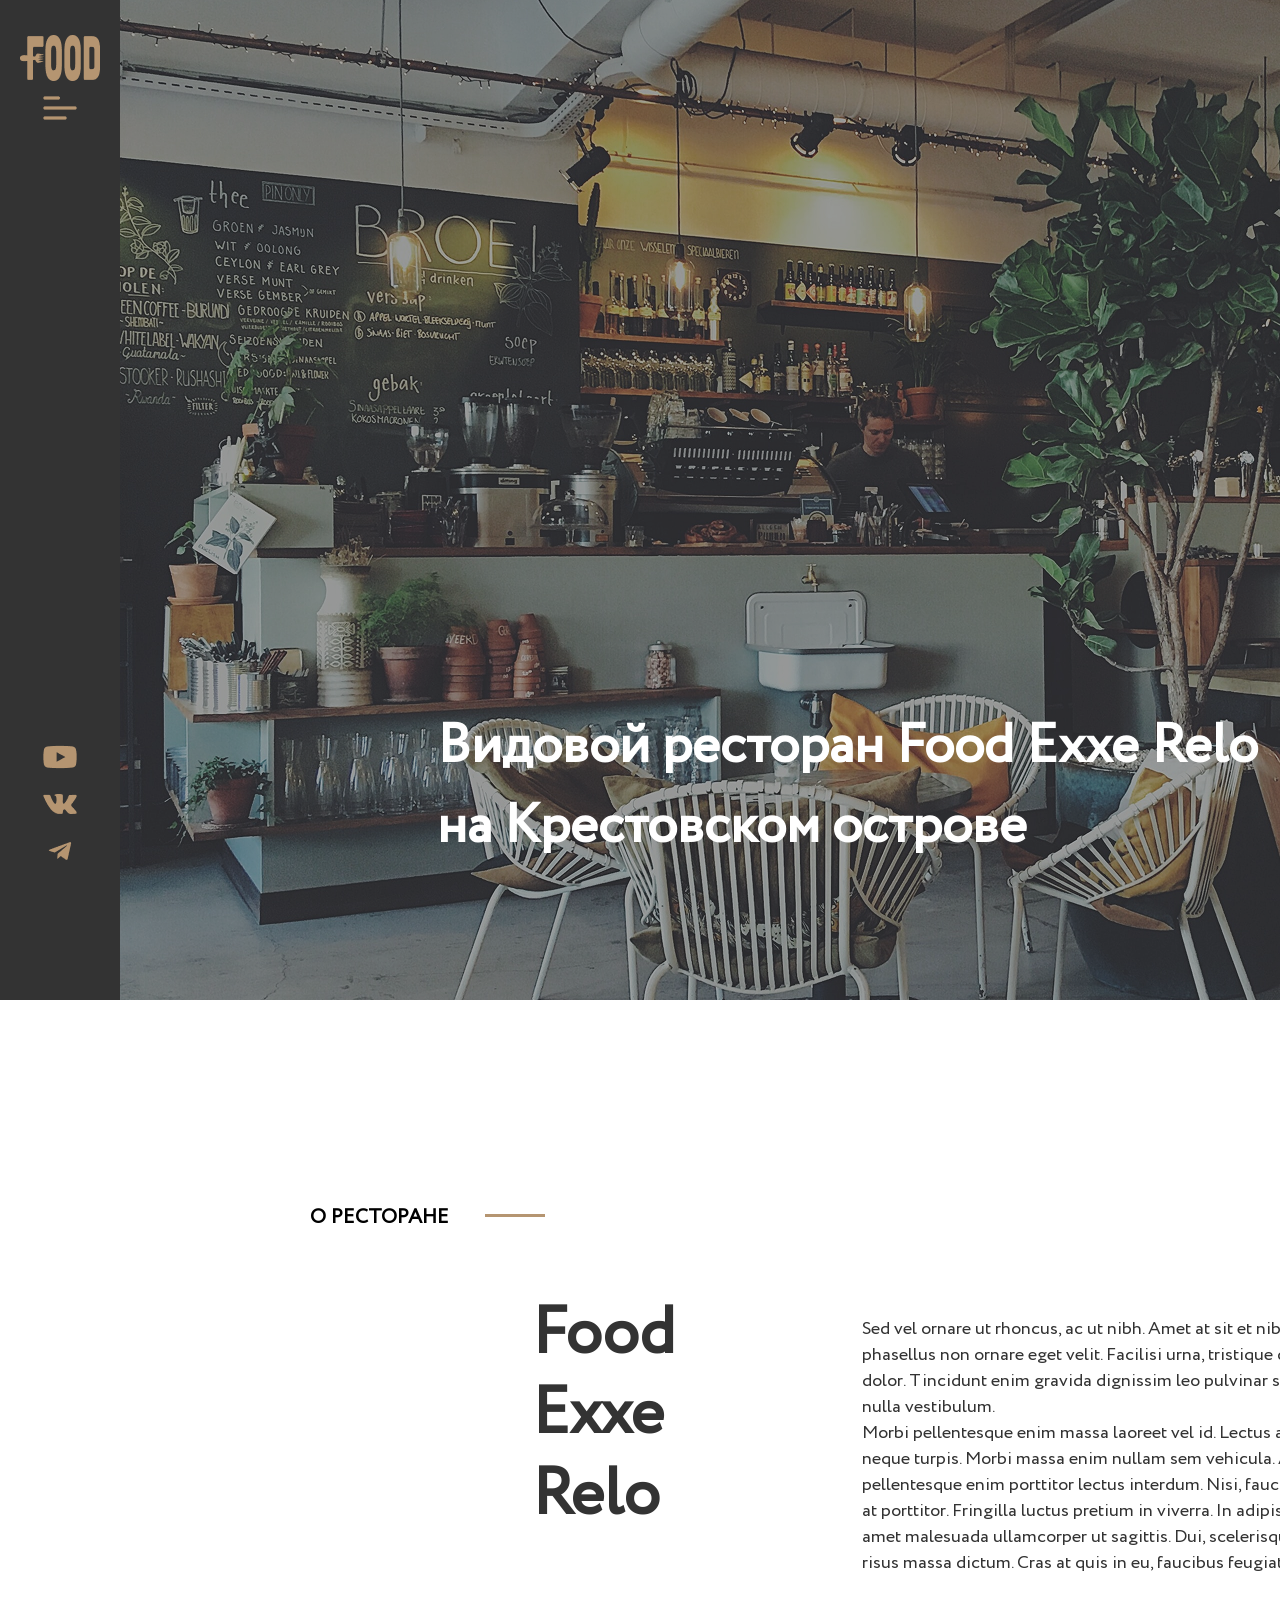
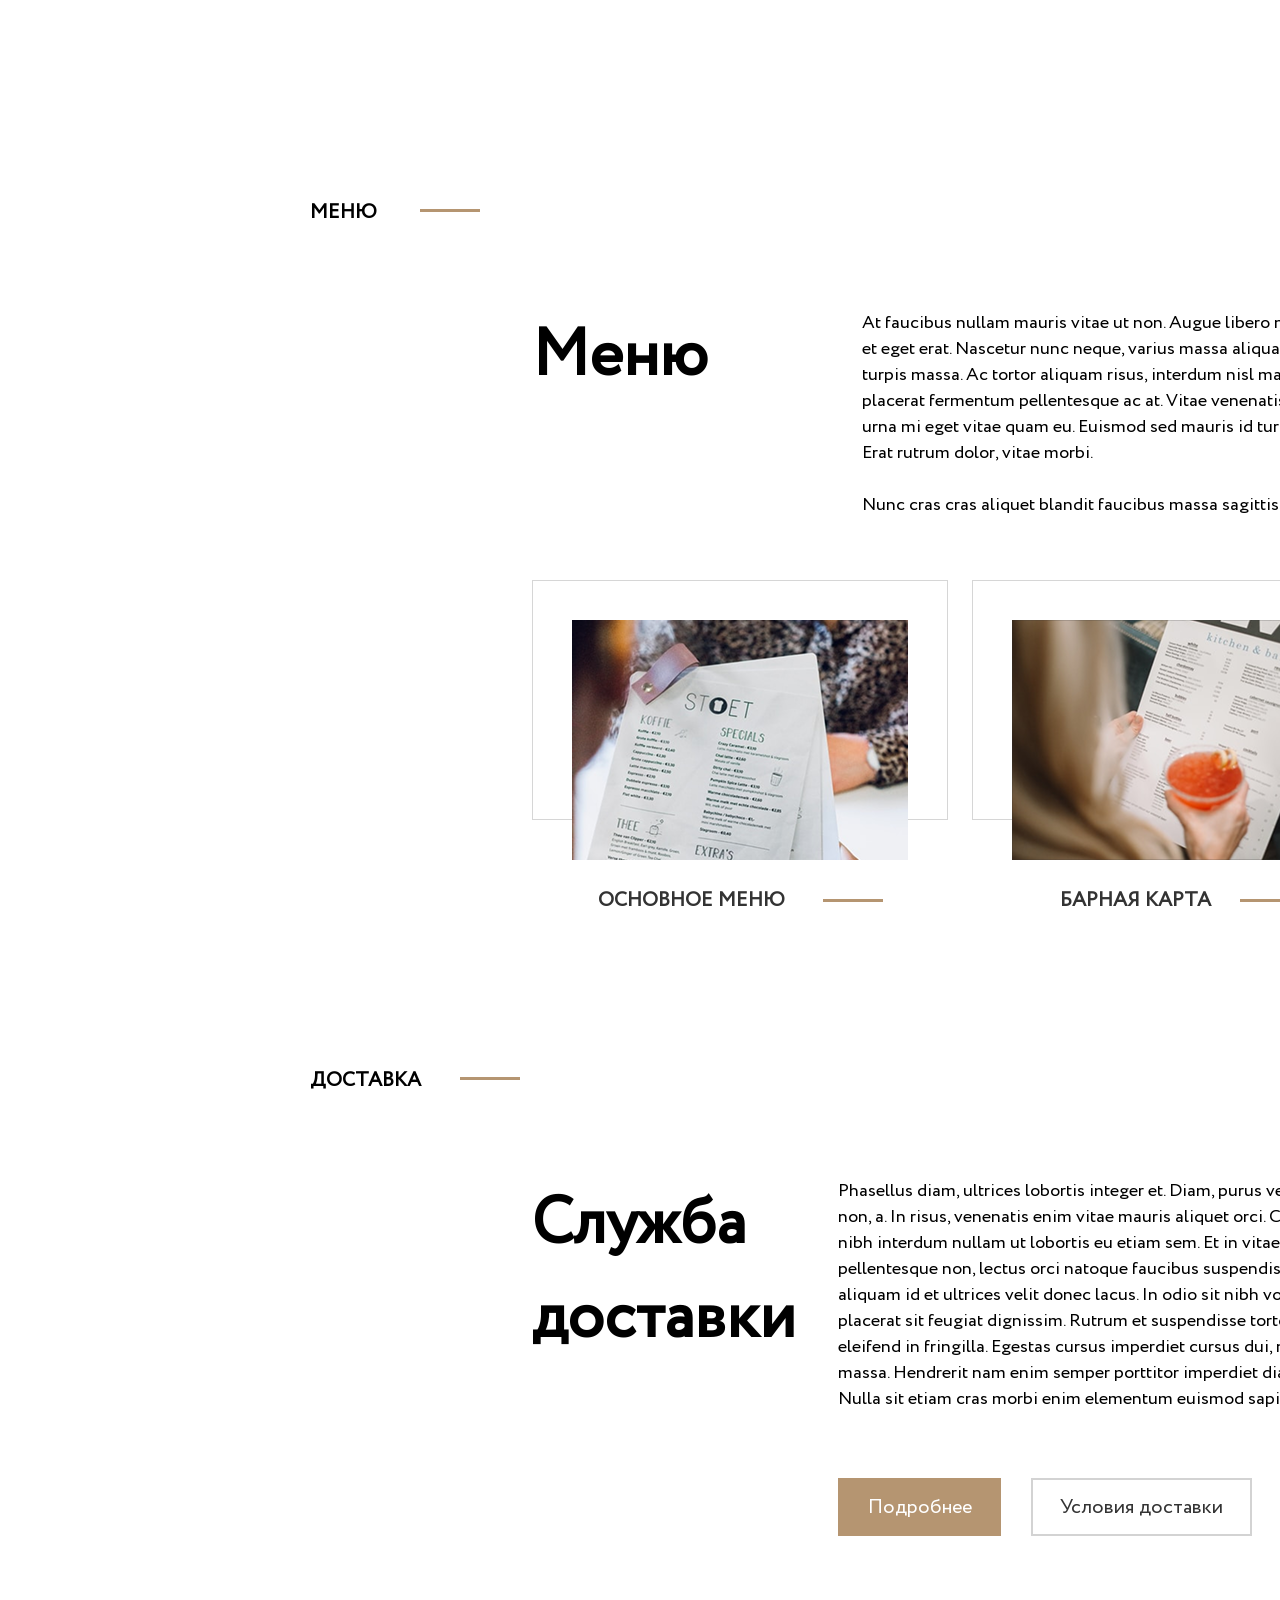
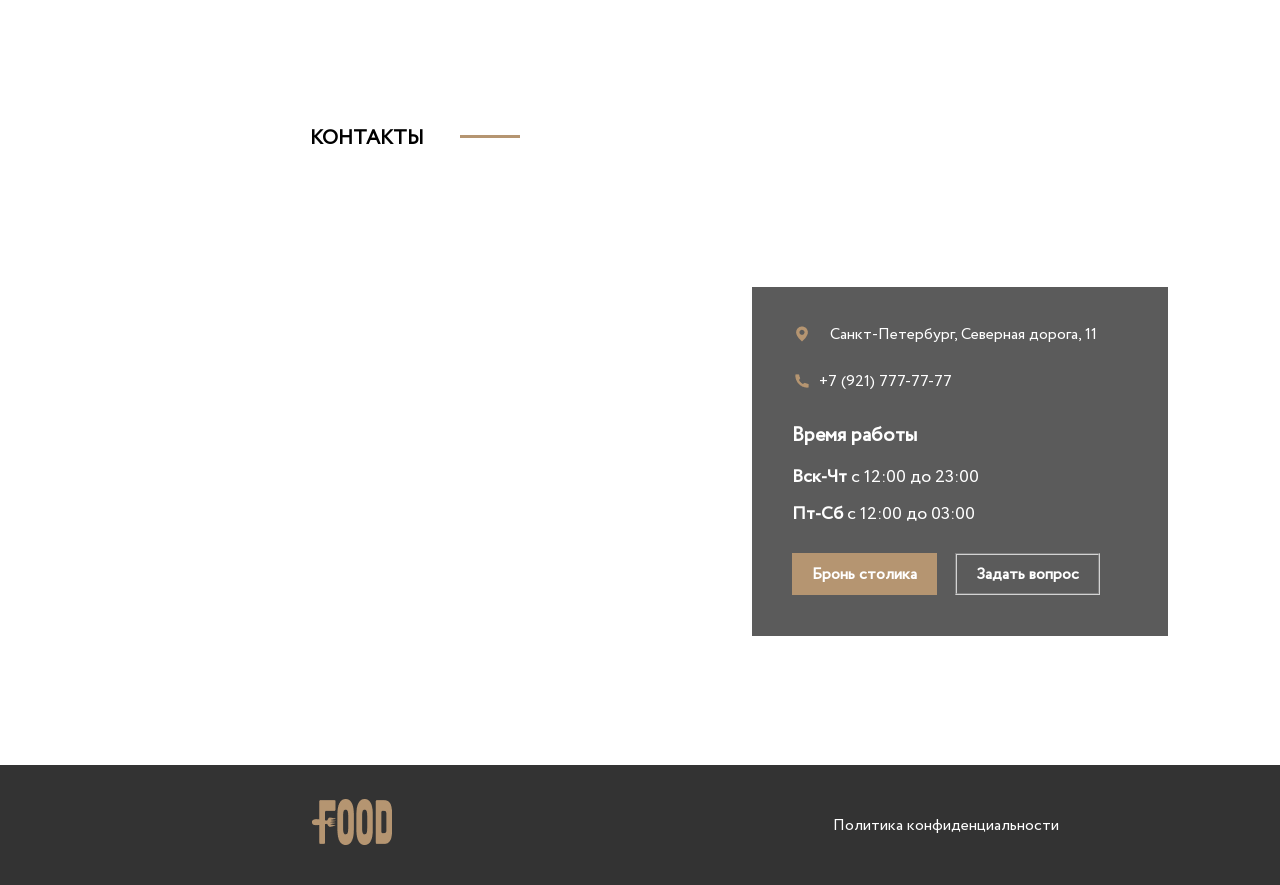
<file: index.html>
<!DOCTYPE html>
<html lang="en">
<head>
    <meta charset="UTF-8">
    <meta name="viewport" content="width=device-width, initial-scale=1.0">
    <title>Document</title> <link rel="stylesheet" href="style.css">
</head>
<body>
    <div class="left_menu">        
        <div class="menu_logo">
            <a href=""><img src="./logo.png" alt=""></a>
            <a href="./menu.html"><img src="./gg_menu-left.png" alt=""></a>
        </div>
        <div class="menu_btns">           
                <a href=""><img src="./soc-icons.png" alt=""></a>
                <a href=""><img src="./soc-icons-1.png" alt=""></a>
                <a href=""><img src="./soc-icons-2.png" alt=""></a>           
        </div>
        <img src="./Rectangle 31.png" alt="">      
    </div>
    <div class="page1">
        <div class="nav">
            <div class="header">
                <a href="">Меню</a>
                <a href="./delivery.html">Доставка</a>
                <a href="">Оплата</a>
                <button>
                    <a href="reg.html">Бронь столика</a>
                </button>
            </div>
        </div>
        <p class="p_page1">Видовой ресторан Food Exxe Relo <br>на Крестовском острове</p>
    </div>
    <div class="page2">
        <div class="p_page2">
            <p class="ppage2">О РЕСТОРАНЕ </p>
            <img src="./Rectangle 37.png" alt="">            
        </div>
        <div class="nav_page2">
            <div class="left_page2">
                <p>Food</p>
                <p>Exxe</p>
                <p>Relo</p>
            </div>
            <div class="right_page2">
                <p>Sed vel ornare ut rhoncus, ac ut nibh. Amet at sit et nibh. In lectus phasellus non ornare eget velit. Facilisi urna, tristique dui, rhoncus, dolor. Tincidunt enim gravida dignissim leo pulvinar sit volutpat nulla vestibulum.</p>
                <p>Morbi pellentesque enim massa laoreet vel id. Lectus ac, facilisis neque turpis. Morbi massa enim nullam sem vehicula. Amet quis pellentesque enim porttitor lectus interdum. Nisi, faucibus pharetra at porttitor. Fringilla luctus pretium in viverra. In adipiscing tempor amet malesuada ullamcorper ut sagittis. Dui, scelerisque vulputate risus massa dictum. Cras at quis in eu, faucibus feugiat vel. At.</p>
            </div>
        </div>
    </div>
    <div class="page3">
        <div class="left_page3">
            <p class="ppage3">МЕНЮ</p>
            <img src="./Rectangle 37.png" alt="">
        </div>
        <div class="nav_page3">
            <div class="up_page3">
                <p class="menu_page3">Меню</p>
                <p class="afn">At faucibus nullam mauris vitae ut non. Augue libero non nibh nec, et eget erat. Nascetur nunc neque, varius massa aliquam interdum turpis massa. Ac tortor aliquam risus, interdum nisl mauris sit. Ut placerat fermentum pellentesque ac at. Vitae venenatis faucibus urna mi eget vitae quam eu. Euismod sed mauris id turpis iaculis. Erat rutrum dolor, vitae morbi. <br><br> Nunc cras cras aliquet blandit faucibus massa sagittis semper. </p>               
            </div>
            <div class="bot_page3">
                <div class="left_botpg3">
                    <img src="./Rectangle 40.png" alt="">
                    <a href="">ОСНОВНОЕ МЕНЮ <img src="./Rectangle 37.png" alt="" class="imgpg3"></a>                        
                </div>
                <div class="right_botpg3">
                    <img src="./Rectangle 42.png" alt="">
                    <a href="">БАРНАЯ КАРТА <img  src="./Rectangle 37.png" alt="" class="imgpg3"></a>                   
                </div>
            </div>
        </div>
    </div>
    <div class="page4">
        <div class="left_page4">
            <p class="ppage4">ДОСТАВКА</p>
            <img src="./Rectangle 37.png" alt="">
        </div>
        <div class="nav_page4">
            <p class="cd">Служба<br>доставки</p>
            <div class="right_page4">
                <p class="pd">Phasellus diam, ultrices lobortis integer et. Diam, purus vel sagittis, non, a. In risus, venenatis enim vitae mauris aliquet orci. Consectetur nibh interdum nullam ut lobortis eu etiam sem. Et in vitae pellentesque non, lectus orci natoque faucibus suspendisse. Semper aliquam id et ultrices velit donec lacus. In odio sit nibh volutpat cras placerat sit feugiat dignissim. Rutrum et suspendisse tortor, lobortis eleifend in fringilla. Egestas cursus imperdiet cursus dui, nulla id massa. Hendrerit nam enim semper porttitor imperdiet diam semper. Nulla sit etiam cras morbi enim elementum euismod sapien.</p>
                <div class="btns_page4">
                    <button class="frstbtn_page4">
                        <a href="">Подробнее</a>
                    </button>
                    <button class="scndbtn_page4">
                        <a href="">Условия доставки</a>
                    </button>                    
                </div>
            </div>                           
        </div>
    </div>
    <div class="page5">
        <div class="left_page5">
            <p class="ppage5">КОНТАКТЫ</p>
            <img src="./Rectangle 37.png" alt="">           
        </div>
        <div class="nav_page5">
            <div class="p_page5">
                <div class="top_p">
                    <div class="sp">
                        <p class="p2"><span>2 </span>мин</p>
                        <p class="psp"><br>из центра<br>Санкт-Петербурга</p>
                    </div>
                    <div class="zg">
                        <p class="p12"><span>12 </span>мин</p>
                        <p class="pzg"><br>из города<br>Зеленогорск</p> 
                    </div>
                </div>
                <div class="bot_p">
                    <div class="pylk">
                        <P class="p42"><span>42 </span>мин</P>
                        <P class="ppylk"><br>из аэропорта<br>Пулково</P>
                    </div>                   
                    <div class="pvsk">
                        <P class="p52"><span>52 </span>мин</P>
                        <P class="ppvsk"><br>из города<br>Павловск</P> 
                    </div>
                </div>
            </div>
            <div class="center_page5">
                <div class="nav_cent_page5">
                    <p class="spsd"><img src="./ci_location.png" alt="">Санкт-Петербург, Северная дорога, 11</p>
                    <p class="sps"><img src="./ci_phone.png" alt="">+7 (921) 777-77-77</p>
                    <p class="timework">Время работы</p>
                    <p class="vch"><span>Вск-Чт</span> с 12:00 до 23:00</p>
                    <p class="ptsb"><span>Пт-Сб</span> с 12:00 до 03:00</p>
                    <div class="btns_page5">
                        <button class="frstbtn_page5"><a href="./reg.html">Бронь столика</a></button>
                        <button class="scndbtn_page5"><a href="">Задать вопрос</a></button>
                    </div>                    
                </div>
            </div>
            <script type="text/javascript" charset="utf-8" async src="https://api-maps.yandex.ru/services/constructor/1.0/js/?um=constructor%3A4a71375bc04f7dd762be8481ebc5f12fe6c4fb8026e732dc416826f31c301551&amp;width=746&amp;height=450&amp;lang=ru_RU&amp;scroll=true"></script>
        </div>
    </div>
    <div class="bot_header">
        <div class="bot_nav">
            <a href=""><img src="./logo.png" alt=""></a>
            <a href="">Политика конфиденциальности</a>
            <p>Дизайн d-e-n.ru</p>
        </div>
    </div>
</body>
</html>
</file>
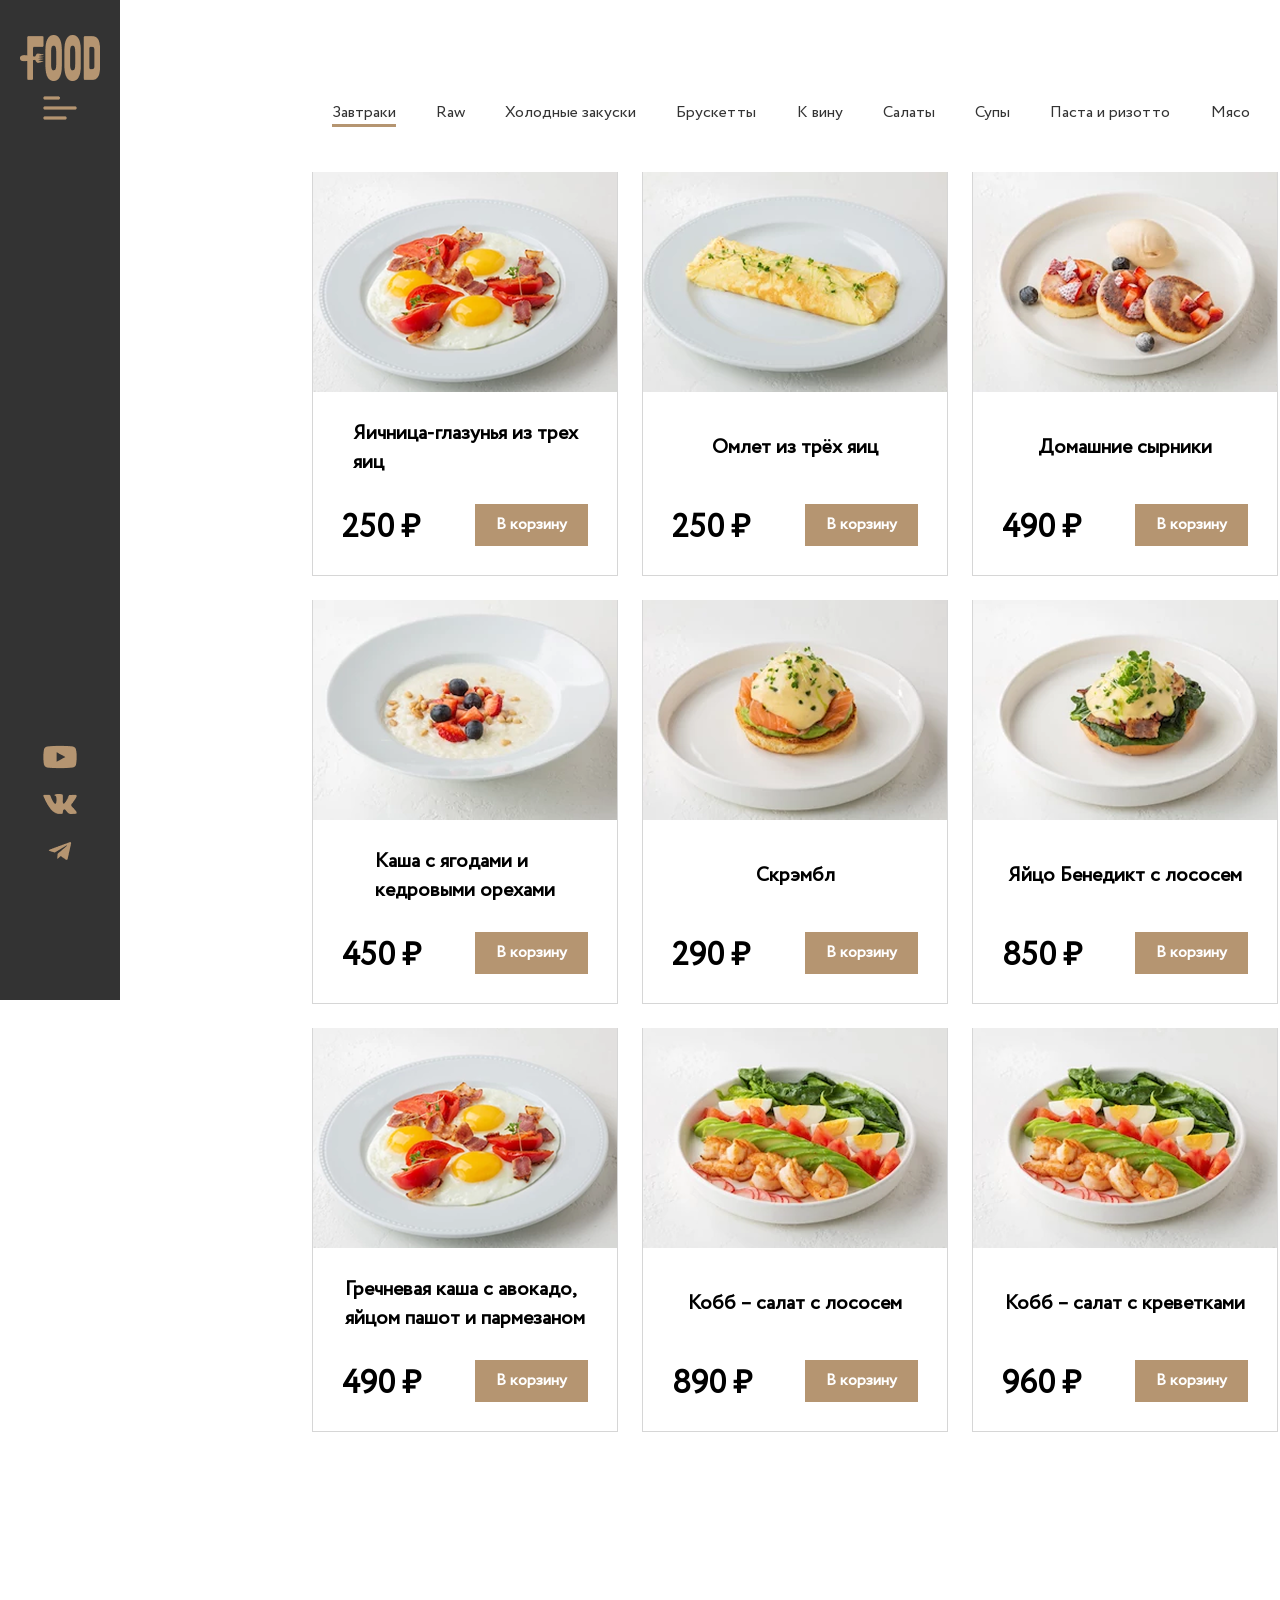
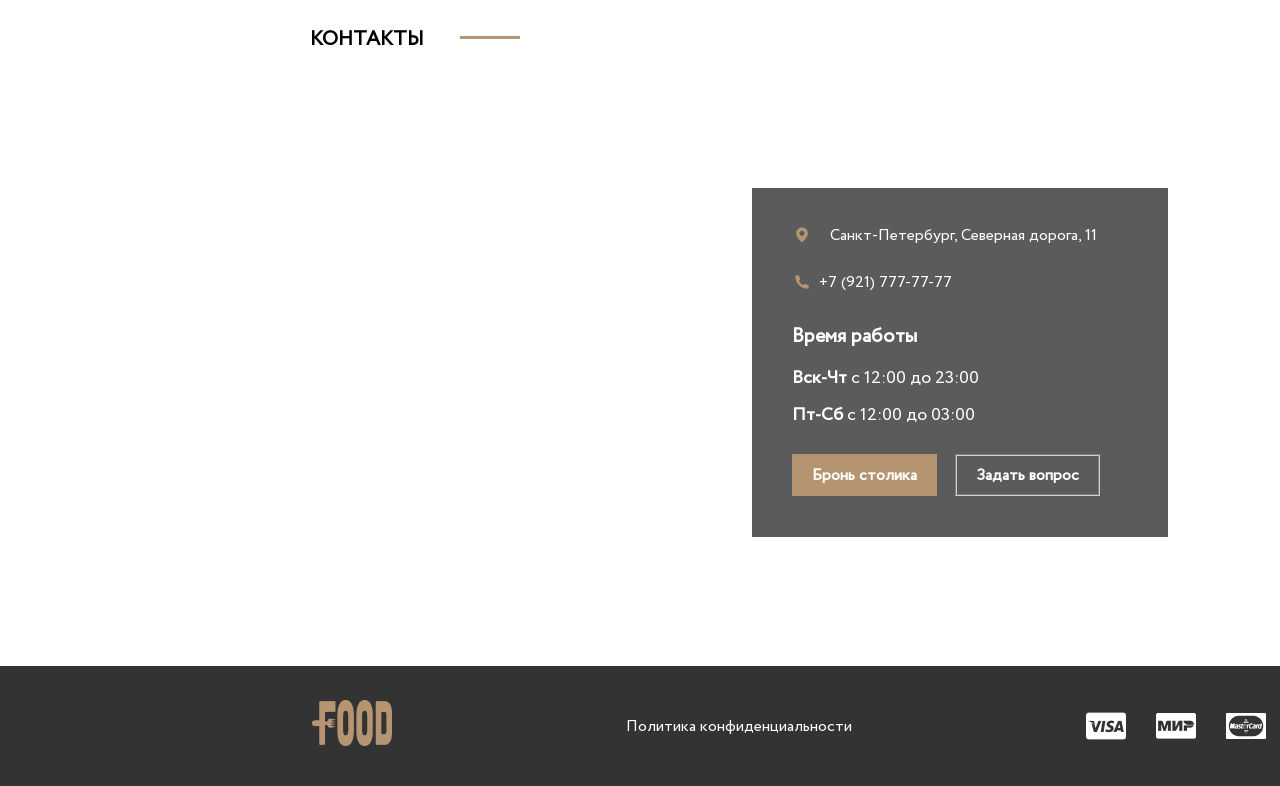
<file: delivery.html>
<!DOCTYPE html>
<html lang="en">
<head>
    <meta charset="UTF-8">
    <meta name="viewport" content="width=device-width, initial-scale=1.0">
    <title>Document</title> <link rel="stylesheet" href="delivery.css">
</head>
<body>
    <div class="left_menu">        
        <div class="menu_logo">
            <a href=""><img src="./logo.png" alt=""></a>
            <a href="./menu.html"><img src="./gg_menu-left.png" alt=""></a>
        </div>
        <div class="menu_btns">           
                <a href=""><img src="./soc-icons.png" alt=""></a>
                <a href=""><img src="./soc-icons-1.png" alt=""></a>
                <a href=""><img src="./soc-icons-2.png" alt=""></a>           
        </div>
        <img src="./Rectangle 31.png" alt="">      
    </div>
    <div class="delivery">
        <div class="nav">
            <div class="hed">
                <div class="hed1">
                    <a href="">Личный кабинет</a>
                    <a href=""><img src="./mdi_account.png" alt=""></a>
                    <a href=""><img src="./fa-solid_shopping-basket.png" alt=""></a>
                </div>
            </div>
            <div class="types">
                <div class="types1">
                    <a href="" class="zavtrak">Завтраки <img src="./Rectangle 52.png" alt=""></a>
                    <a href="">Raw</a>
                    <a href="">Холодные закуски</a>
                    <a href="">Брускетты</a>
                    <a href="">К вину</a>
                    <a href="">Салаты</a>
                    <a href="">Супы</a>
                    <a href="">Паста и ризотто</a>
                    <a href="">Мясо</a>
                    <a href="">Рыба</a>
                    <a href="">Grill</a>
                    <a href="">Мангал</a>
                    <a href="">Гарниры</a>    
                </div> 
            </div>            
        </div>
        <div class="nav1">
            <div class="foods">
                <div class="food">
                    <img src="./Rectangle 57.png" alt="">
                    <p>Яичница-глазунья из трех<br>яиц</p>
                    <div class="bot_food">
                        <p>250 ₽</p>
                        <button><a href="./ygit.html">В корзину</a></button>
                    </div>
                </div>
                <div class="food">
                    <img src="./Rectangle 57-1.png" alt="">
                    <p>Омлет из трёх яиц</p>
                    <div class="bot_food">
                        <p>250 ₽</p>
                        <button><a href="">В корзину</a></button>
                    </div>
                </div>
                <div class="food">
                    <img src="./Rectangle 57-2.png" alt="">
                    <p>Домашние сырники</p>
                    <div class="bot_food">
                        <p>490 ₽</p>
                        <button><a href="">В корзину</a></button>
                    </div>
                </div>
                <div class="food">
                    <img src="./Rectangle 57-3.png" alt="">
                    <p>Блины</p>
                    <div class="bot_food">
                        <p>от 190 ₽</p>
                        <button><a href="">В корзину</a></button>
                    </div>
                </div>
            </div>
            <div class="foods">
                <div class="food">
                    <img src="./Rectangle 57-4.png" alt="">
                    <p>Каша c ягодами и<br>кедровыми орехами</p>
                    <div class="bot_food">
                        <p>450 ₽</p>
                        <button><a href="">В корзину</a></button>
                    </div>
                </div>
                <div class="food">
                    <img src="./Rectangle 57-5.png" alt="">
                    <p>Скрэмбл</p>
                    <div class="bot_food">
                        <p>290 ₽</p>
                        <button><a href="">В корзину</a></button>
                    </div>
                </div>
                <div class="food">
                    <img src="./Rectangle 57-6.png" alt="">
                    <p>Яйцо Бенедикт с лососем</p>
                    <div class="bot_food">
                        <p>850 ₽</p>
                        <button><a href="">В корзину</a></button>
                    </div>
                </div>
                <div class="food">
                    <img src="./Rectangle 57-7.png" alt="">
                    <p>Яйцо Бенедикт с беконом</p>
                    <div class="bot_food">
                        <p>650 ₽</p>
                        <button><a href="">В корзину</a></button>
                    </div>
                </div>
            </div>
            <div class="foodss">
                <div class="food">
                    <img src="./Rectangle 57-8.png" alt="">
                    <p>Гречневая каша с авокадо,<br>яйцом пашот и пармезаном</p>
                    <div class="bot_food">
                        <p>490 ₽</p>
                        <button><a href="">В корзину</a></button>
                    </div>
                </div>
                <div class="food">
                    <img src="./Rectangle 57-9.png" alt="">
                    <p>Кобб – салат с лососем</p>
                    <div class="bot_food">
                        <p>890 ₽</p>
                        <button><a href="">В корзину</a></button>
                    </div>
                </div>
                <div class="food">
                    <img src="./Rectangle 57-10.png" alt="">
                    <p>Кобб – салат с креветками</p>
                    <div class="bot_food">
                        <p>960 ₽</p>
                        <button><a href="">В корзину</a></button>
                    </div>
                </div>
            </div>
        </div>
    </div>
    <div class="page5">
        <div class="left_page5">
            <p class="ppage5">КОНТАКТЫ</p>
            <img src="./Rectangle 37.png" alt="">           
        </div>
        <div class="nav_page5">
            <div class="p_page5">
                <div class="top_p">
                    <div class="sp">
                        <p class="p2"><span>2 </span>мин</p>
                        <p class="psp"><br>из центра<br>Санкт-Петербурга</p>
                    </div>
                    <div class="zg">
                        <p class="p12"><span>12 </span>мин</p>
                        <p class="pzg"><br>из города<br>Зеленогорск</p> 
                    </div>
                </div>
                <div class="bot_p">
                    <div class="pylk">
                        <P class="p42"><span>42 </span>мин</P>
                        <P class="ppylk"><br>из аэропорта<br>Пулково</P>
                    </div>                   
                    <div class="pvsk">
                        <P class="p52"><span>52 </span>мин</P>
                        <P class="ppvsk"><br>из города<br>Павловск</P> 
                    </div>
                </div>
            </div>
            <div class="center_page5">
                <div class="nav_cent_page5">
                    <p class="spsd"><img src="./ci_location.png" alt="">Санкт-Петербург, Северная дорога, 11</p>
                    <p class="sps"><img src="./ci_phone.png" alt="">+7 (921) 777-77-77</p>
                    <p class="timework">Время работы</p>
                    <p class="vch"><span>Вск-Чт</span> с 12:00 до 23:00</p>
                    <p class="ptsb"><span>Пт-Сб</span> с 12:00 до 03:00</p>
                    <div class="btns_page5">
                        <button class="frstbtn_page5"><a href="./reg.html">Бронь столика</a></button>
                        <button class="scndbtn_page5"><a href="">Задать вопрос</a></button>
                    </div>                    
                </div>
            </div>
            <script type="text/javascript" charset="utf-8" async src="https://api-maps.yandex.ru/services/constructor/1.0/js/?um=constructor%3A4a71375bc04f7dd762be8481ebc5f12fe6c4fb8026e732dc416826f31c301551&amp;width=746&amp;height=450&amp;lang=ru_RU&amp;scroll=true"></script>
        </div>
    </div>
    <div class="bot_header">
        <div class="bot_nav">
            <a href=""><img src="./logo.png" alt=""></a>
            <a href="">Политика конфиденциальности</a>
            <div class="cards">
                <img src="./visa-svgrepo-com 1.png" alt="">
                <img src="./mir-svgrepo-com 1.png" alt="">
                <img src="./mastercard-svgrepo-com 1.png" alt="">
            </div>
            <p>Дизайн d-e-n.ru</p>
        </div>
    </div>
</body>
</html>
</file>
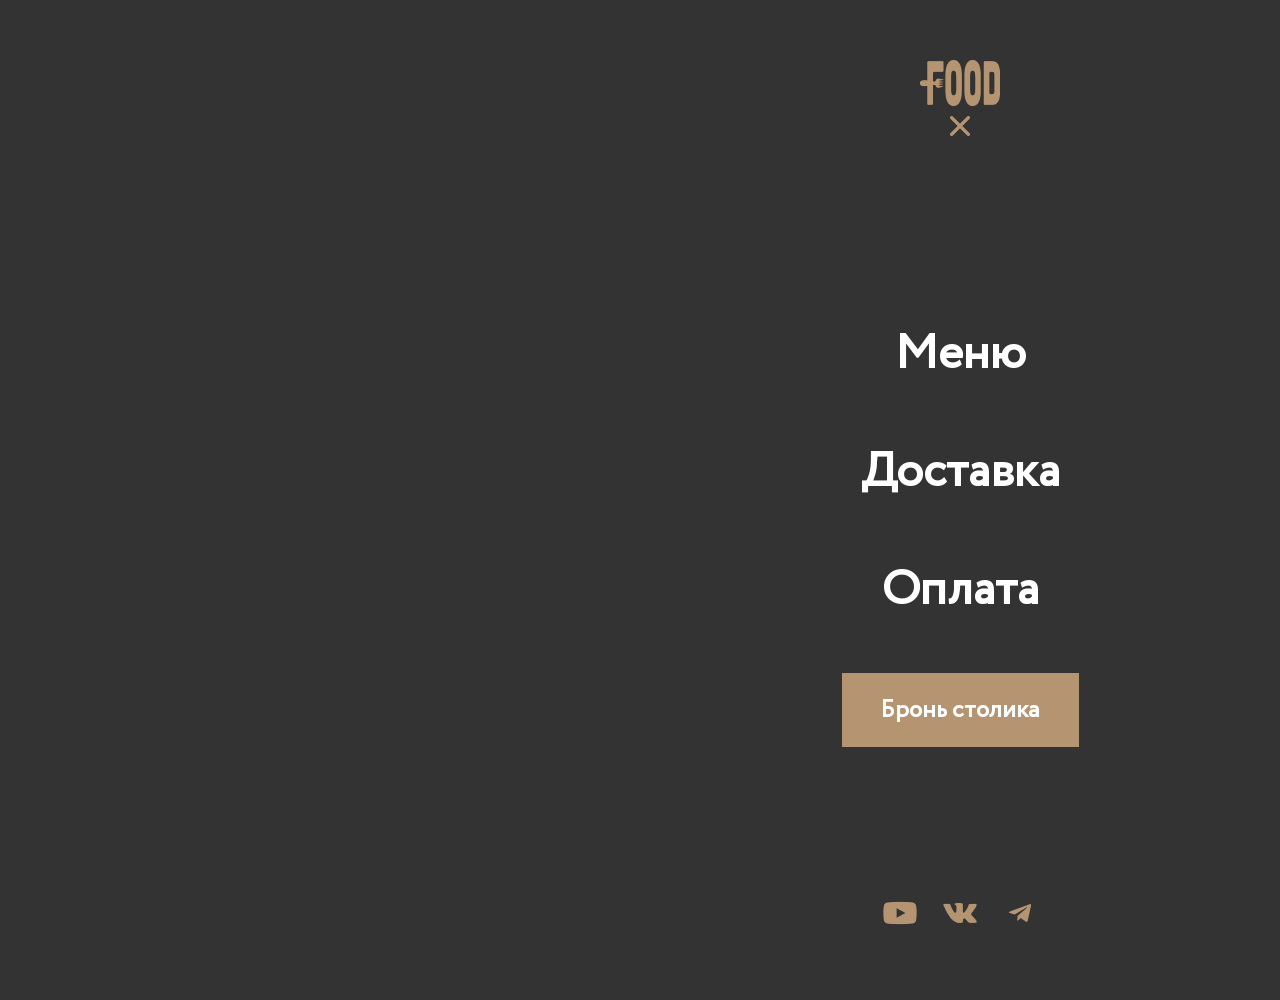
<file: menu.html>
<!DOCTYPE html>
<html lang="en">
<head>
    <meta charset="UTF-8">
    <meta name="viewport" content="width=device-width, initial-scale=1.0">
    <title>Document</title> <link rel="stylesheet" href="menu.css">
</head>
<body>
    <div class="menu">
        <div class="nav">
            <div class="img">
                <img src="./logo.png" alt="">
                <a href="./index.html"><img src="./eva_close-fill.png" alt=""></a>
            </div>
            <div class="ab">
                <a href="">Меню</a>
                <a href="./delivery.html">Доставка</a>
                <a href="">Оплата</a>
                <button>
                    <a href="./reg.html">Бронь столика</a>
                </button>
            </div> 
            <div class="links">
                <a href=""><img src="./soc-icons.png" alt=""></a>
                <a href=""><img src="./soc-icons-1.png" alt=""></a>
                <a href=""><img src="./soc-icons-2.png" alt=""></a>
            </div>
        </div>
    </div>
</body>
</html>
</file>
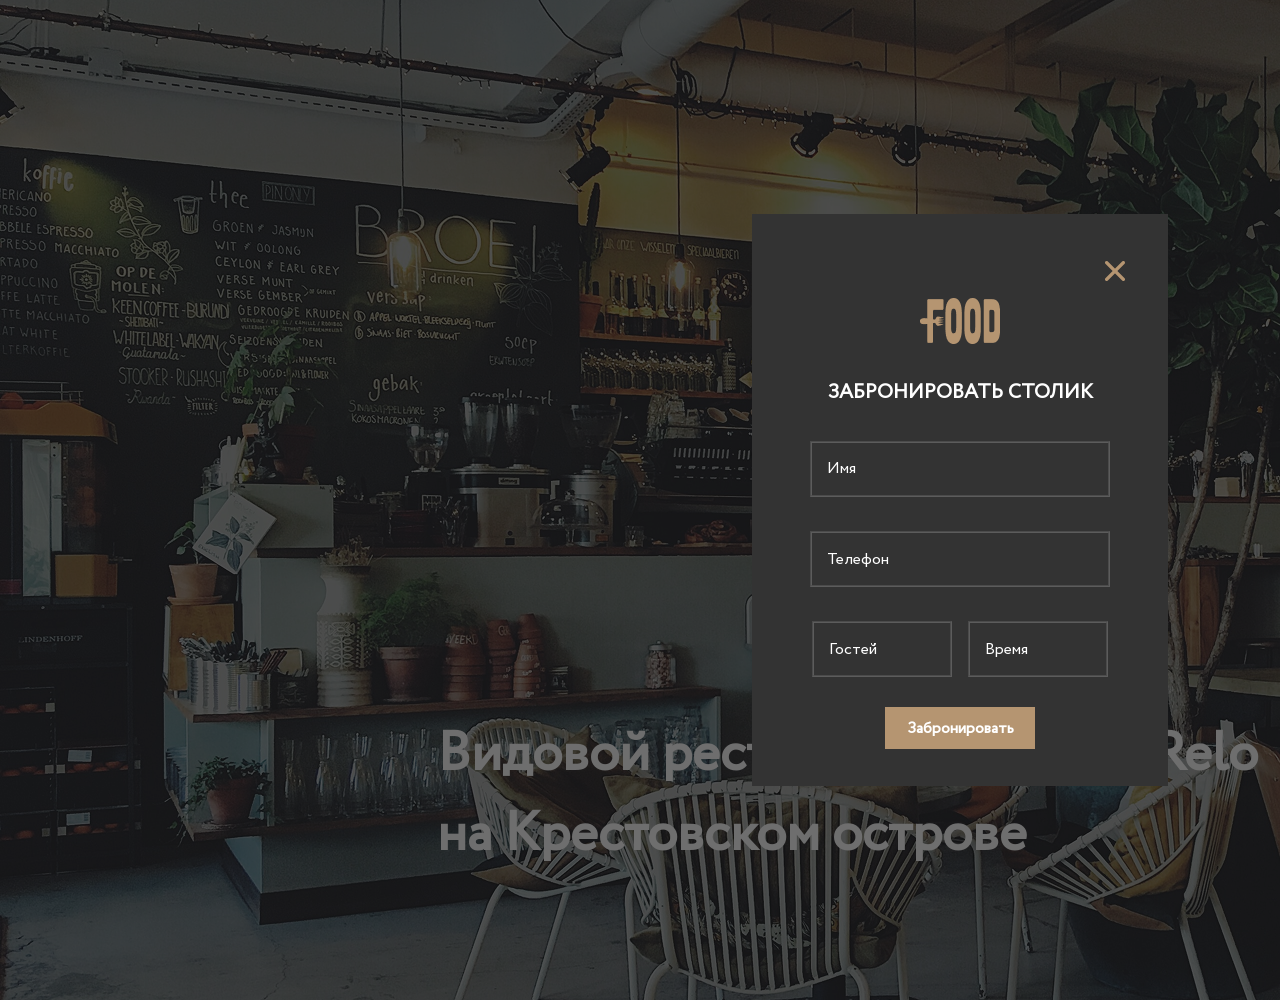
<file: reg.html>
<!DOCTYPE html>
<html lang="en">
<head>
    <meta charset="UTF-8">
    <meta name="viewport" content="width=device-width, initial-scale=1.0">
    <title>Document</title> <link rel="stylesheet" href="reg.css">
</head>
<body>
    <div class="page1">
        <div class="nav">
            <div class="cont-close">
                <a href="index.html"><img class="close-img" src="./eva_close-fill.png" alt=""></a> 
            </div>       
            <div class="reg">
                <img class="logo" src="./logo.png" alt="">
                <p>ЗАБРОНИРОВАТЬ СТОЛИК</p> 
                <input type="text" placeholder="Имя">
                <input type="text" placeholder="Телефон">
                <div class="bot_inpts">
                    <input type="text" placeholder="Гостей">
                    <input type="text" placeholder="Время">
                </div>
                <button>
                    <a href="">Забронировать</a>
                </button>  
            </div>          
        </div>
        <p class="p_page1">Видовой ресторан Food Exxe Relo <br>на Крестовском острове</p>
    </div>
</body>
</html>
</file>
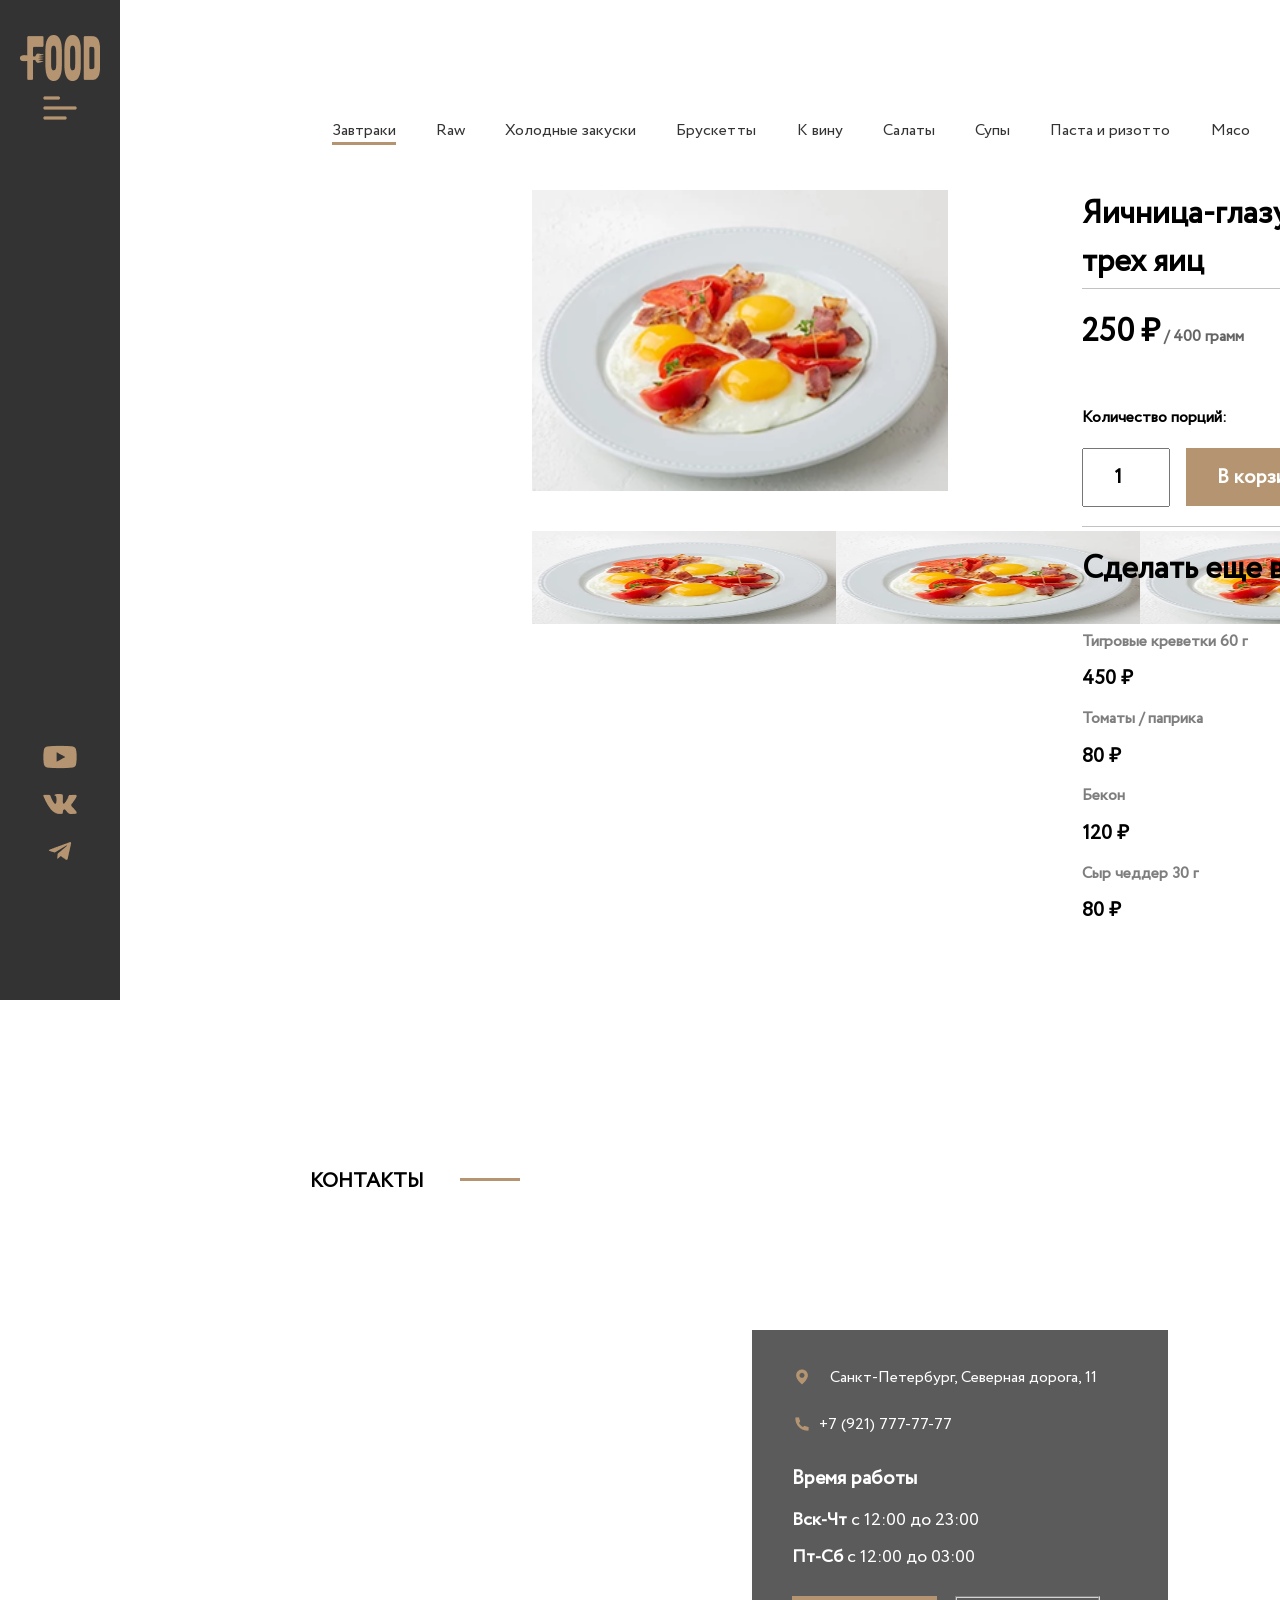
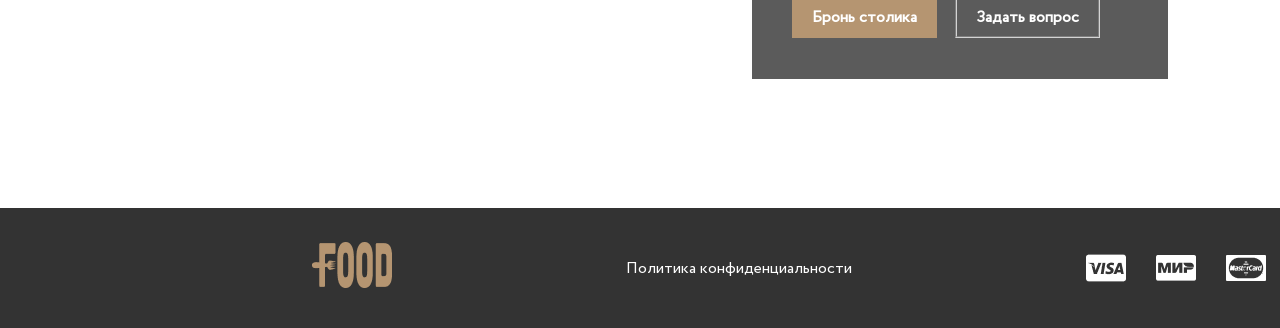
<file: ygit.html>
<!DOCTYPE html>
<html lang="en">
<head>
    <meta charset="UTF-8">
    <meta name="viewport" content="width=device-width, initial-scale=1.0">
    <title>Document</title> <link rel="stylesheet" href="ygit.css">
</head>
<body>
    <div class="left_menu">        
        <div class="menu_logo">
            <a href=""><img src="./logo.png" alt=""></a>
            <a href="./menu.html"><img src="./gg_menu-left.png" alt=""></a>
        </div>
        <div class="menu_btns">           
                <a href=""><img src="./soc-icons.png" alt=""></a>
                <a href=""><img src="./soc-icons-1.png" alt=""></a>
                <a href=""><img src="./soc-icons-2.png" alt=""></a>           
        </div>
        <img src="./Rectangle 31.png" alt="">      
    </div>
    <div class="delivery">
        <div class="nav">
            <div class="hed">
                <div class="hed1">
                    <a href="">Личный кабинет</a>
                    <a href=""><img src="./mdi_account.png" alt=""></a>
                    <a href=""><img src="./fa-solid_shopping-basket.png" alt=""></a>
                </div>
            </div>
            <div class="types">
                <div class="types1">
                    <a href="" class="zavtrak">Завтраки <img src="./Rectangle 52.png" alt=""></a>
                    <a href="">Raw</a>
                    <a href="">Холодные закуски</a>
                    <a href="">Брускетты</a>
                    <a href="">К вину</a>
                    <a href="">Салаты</a>
                    <a href="">Супы</a>
                    <a href="">Паста и ризотто</a>
                    <a href="">Мясо</a>
                    <a href="">Рыба</a>
                    <a href="">Grill</a>
                    <a href="">Мангал</a>
                    <a href="">Гарниры</a>    
                </div> 
            </div>            
        </div>
        <div class="ygit">
            <div class="imgegg">
                <img src="./Rectangle 57.png" alt="">
                <div class="imgegg1">
                    <img src="./Rectangle 57.png" alt="">
                    <img src="./Rectangle 57.png" alt="">
                    <img src="./Rectangle 57.png" alt="">                    
                </div>
            </div>
            <div class="right_ygit">
                <div class="top_ygit">
                    <p>Яичница-глазунья из<br> трех яиц</p>
                    <img src="./Line 5.png" alt="">
                    <p>250 ₽<span> / 400 грамм</span></p>
                    <p1>Количество порций:</p1>
                    <div class="inpbt">
                        <input type="number" value="1" min="0">
                        <button><a href="">В корзину</a></button>
                    </div>
                    <img src="./Line 5.png" alt="">
                    <p>Сделать еще вкуснее</p>
                </div>
                <div class="bot_ygit">
                    <div class="pshki">
                        <p><span>Тигровые креветки 60 г</span></p>
                        <p>450 ₽</p>
                        <p><span>Томаты / паприка</span></p>
                        <p>80 ₽</p>
                        <p><span>Бекон</span></p>
                        <p>120 ₽</p>
                        <p><span>Сыр чеддер 30 г</span></p>
                        <p>80 ₽</p>
                    </div>
                    <div class="cb">
                        <input type="checkbox">
                        <input type="checkbox">
                        <input type="checkbox">
                        <input type="checkbox">
                    </div>
                </div>    
            </div>
        </div>
    </div>
    <div class="page5">
        <div class="left_page5">
            <p class="ppage5">КОНТАКТЫ</p>
            <img src="./Rectangle 37.png" alt="">           
        </div>
        <div class="nav_page5">
            <div class="p_page5">
                <div class="top_p">
                    <div class="sp">
                        <p class="p2"><span>2 </span>мин</p>
                        <p class="psp"><br>из центра<br>Санкт-Петербурга</p>
                    </div>
                    <div class="zg">
                        <p class="p12"><span>12 </span>мин</p>
                        <p class="pzg"><br>из города<br>Зеленогорск</p> 
                    </div>
                </div>
                <div class="bot_p">
                    <div class="pylk">
                        <P class="p42"><span>42 </span>мин</P>
                        <P class="ppylk"><br>из аэропорта<br>Пулково</P>
                    </div>                   
                    <div class="pvsk">
                        <P class="p52"><span>52 </span>мин</P>
                        <P class="ppvsk"><br>из города<br>Павловск</P> 
                    </div>
                </div>
            </div>
            <div class="center_page5">
                <div class="nav_cent_page5">
                    <p class="spsd"><img src="./ci_location.png" alt="">Санкт-Петербург, Северная дорога, 11</p>
                    <p class="sps"><img src="./ci_phone.png" alt="">+7 (921) 777-77-77</p>
                    <p class="timework">Время работы</p>
                    <p class="vch"><span>Вск-Чт</span> с 12:00 до 23:00</p>
                    <p class="ptsb"><span>Пт-Сб</span> с 12:00 до 03:00</p>
                    <div class="btns_page5">
                        <button class="frstbtn_page5"><a href="reg.html">Бронь столика</a></button>
                        <button class="scndbtn_page5"><a href="">Задать вопрос</a></button>
                    </div>                    
                </div>
            </div>
            <script type="text/javascript" charset="utf-8" async src="https://api-maps.yandex.ru/services/constructor/1.0/js/?um=constructor%3A4a71375bc04f7dd762be8481ebc5f12fe6c4fb8026e732dc416826f31c301551&amp;width=746&amp;height=450&amp;lang=ru_RU&amp;scroll=true"></script>
        </div>
    </div>
    <div class="bot_header">
        <div class="bot_nav">
            <a href=""><img src="./logo.png" alt=""></a>
            <a href="">Политика конфиденциальности</a>
            <div class="cards">
                <img src="./visa-svgrepo-com 1.png" alt="">
                <img src="./mir-svgrepo-com 1.png" alt="">
                <img src="./mastercard-svgrepo-com 1.png" alt="">
            </div>
            <p>Дизайн d-e-n.ru</p>
        </div>
    </div> 
</body>
</html>
</file>
<file: style.css>
*{
    font-family: 'circe';
    margin: 0;
    padding: 0;
}

@font-face {
    font-family: 'circe';
    src: url(./circe.ttf);
    font-style: normal;
    font-weight: 400;
}
@font-face {
    font-family: 'circe-bold';
    src: url(./circe-bold.ttf) format('truetype');
    font-style: normal;
    font-weight: 700;
}
.left_menu{
    width: 120px;
    height: 1000px;
    display: flex;
    justify-content: space-between;
    position: fixed;
    align-items: center;
}
.menu_logo{
    width: 120px;
    height: 930px;
    position: fixed;
    display: flex;
    align-items: center;
    flex-direction: column;
    justify-content: start;
}
.menu_btns{
    width: 120px;
    height: 755px;
    position: fixed;
    display: flex;
    flex-direction: column;
    align-items: center;
    justify-content: end;
}
.page1{
    width: 1920px;
    height: 1000px;
    display: flex;
    flex-direction: column;
    background-image: url(./first-screen.png);
    background-repeat: no-repeat;
}
.nav{
    width: 1805px;
    height: 105px;
    display: flex;
    justify-content: end;
    align-items: center;
}
.header{
    width: 459px;
    height: 42px;
    display: flex;
    justify-content: space-between;
    align-items: center;
}
.header a{
    text-decoration: none;
    color: #ffffff;
    font-size: 16px;
}
.header button{
    width: 145px;
    height: 42px;
    border-style: none;
    background-color: #B59571;
}
.p_page1{
    width: 1258px;
    height: 762px;
    font-size: 54px;
    color: #ffffff;
    display: flex;
    align-items: end;
    justify-content: end;
    font-weight: bold;
}

.page2{
    width: 1920px;
    height: 681px;
    display: flex;
    align-items: center;
    justify-content: center;
    flex-direction: column;
}
.nav_page2{
    width: 856px;
    height: 250px;
    display: flex;
}
.left_page2{
    width: 330px;
    height: 200px;
    display: flex;
    flex-direction: column;
    font-size: 64px; 
    color: #333333;
    font-weight: bold;
    justify-content: space-between;
    line-height: 0.6;
}
.right_page2{
    width: 526px;
    height: 266px;
    font-size: 18px;
    color: #333333;
}
.p_page2{
    width: 1300px;
    height: 200px;
    display: flex;
    align-items: center;
    font-size: 20px;
    font-weight: bold;
}
.ppage2{
    width: 175px;
    height: 25px;
}
.p_page2 img{
    width: 60px;
    height: 3px;
}

.page3{
    width: 1920px;
    height: 868px;
    display: flex;
    justify-content: center;
    align-items: center;
    flex-direction: column;
}
.left_page3{
    width: 1300px;
    height: 200px;
    display: flex;
    align-items: center;
    font-size: 20px;
    font-weight: bold;
}
.left_page3 img{
    width: 60px;
    height: 3px;
}
.ppage3{
    width: 110px;
    height: 25px;
}
.nav_page3{
    width: 856px;
    height: 610px;
}
.up_page3{
    width: 856px;
    height: 198px;
    display: flex;
}
.menu_page3{
    width: 330px;
    height: 77px;
    font-size: 64px;
    font-weight: bold;
}
.afn{
    width: 526px;
    height: 191px;
    font-size: 18px;
}
.bot_page3{
    width: 856px;
    height: 432px;
    display: flex;
    justify-content: center;
    align-items:end;
    justify-content: space-between;
}
.left_botpg3{
    width: 416px;
    height: 360px;
    display: flex;
    flex-direction: column;
    justify-content: end;
    align-items: center;
    background-image: url(./Rectangle\ 38.png);
    background-repeat: no-repeat;
}
.left_botpg3 a{
    font-size: 20px;
    font-weight: bold;
    text-decoration: none;
    color: #333333;
    width: 285px;
    height: 80px;
    display: flex;
    align-items: center;
    justify-content: space-between;
}
.imgpg3{
    width: 60px;
    height: 3px;
}
.right_botpg3{
    width: 416px;
    height: 360px;
    display: flex;
    flex-direction: column;
    justify-content: end;
    align-items: center;
    background-image: url(./Rectangle\ 41.png);
    background-repeat: no-repeat;  
}
.right_botpg3 a{
    font-size: 20px;
    font-weight: bold;
    text-decoration: none;
    color: #333333;
    width: 240px;
    height: 80px;
    display: flex;
    align-items: center;
    justify-content: space-between;
}
.page4{
    width: 1920px;
    height: 608px;
    display: flex;
    justify-content: center;
    align-items: center;
    flex-direction: column;
}
.left_page4{
    width: 1300px;
    height: 200px;
    display: flex;
    align-items: center;
    font-size: 20px;
    font-weight: bold;
}
.ppage4{
    width: 150px;
    height: 25px;
}
.nav_page4{
    width: 856px;
    height: 350px;
    display: flex;
}
.cd{
    width: 306px;
    height: 154px;
    font-size: 64px;
    font-weight: bold;
}
.right_page4{
    width: 526px;
    height: 343px;
}
.pd{
    font-size: 18px;
    height: 300px;
}
.frstbtn_page4{
    background-color:#B59571;
    border-style: none;
    width: 163px;
    height: 58px;
}
.frstbtn_page4 a{
    text-decoration: none;
    color: white;
    font-size: 20px;
}
.scndbtn_page4{
    width: 221px;
    height: 58px;
    background-color: #ffffff;
    border-style: solid;
    border-color: lightgray;
}
.scndbtn_page4 a{
    text-decoration: none;
    color: #333333;
    font-size: 20px;
}
.btns_page4{
    width: 414px;
    height: 58px;
    display: flex;
    justify-content: space-between;
}
.page5{
    width: 1920px;
    height: 808px;
    display: flex;
    justify-content: center;
    align-items: center;
    flex-direction: column;
}
.left_page5{
    width: 1300px;
    height: 200px;
    display: flex;
    align-items: center;
    font-size: 20px;
    font-weight: bold;
}
.ppage5{
    width: 150px;
    height: 25px;
}
.nav_page5{
    width: 1296px;
    height: 450px;
    display: flex;
    justify-content: center;
    align-items: center;
}
.p_page5{
    width: 416px;
    height: 314px;
    display: flex;
    flex-direction: column;
}
.top_p{
    width: 416px;
    height: 182px;
    display: flex;
    justify-content: center;
    justify-content: space-between;
}
.sp{
    width: 196px;
    height: 132px;
}
.p2 span{
    font-size: 64px;
    color: #B59571;
    font-weight: bold;
}
.p2{
    font-size: 32px;
    color: #B59571;
    font-weight: bold;
    height: 70px;
}
.psp{
    font-size: 18px;
}
.zg{
    width: 196px;
    height: 132px;
}
.p12 span{
    font-size: 64px;
    color: #B59571;
    font-weight: bold;
}
.p12{
    font-size: 32px;
    color: #B59571;
    font-weight: bold;
    height: 70px;
}
.pzg{
    font-size: 18px;
}
.pylk{
    width: 196px;
    height: 132px;
}
.p42 span{
    font-size: 64px;
    color: #B59571;
    font-weight: bold;
}
.p42{
    font-size: 32px;
    color: #B59571;
    font-weight: bold;
    height: 70px;
}
.ppylk{
    font-size: 18px;
}
.pvsk{
    width: 196px;
    height: 132px;
}
.p52 span{
    font-size: 64px;
    color: #B59571;
    font-weight: bold;
}
.p52{
    font-size: 32px;
    color: #B59571;
    font-weight: bold;
    height: 70px;
}
.ppvsk{
    font-size: 18px;
}

.bot_p{
    width: 416px;
    height: 132px;
    display: flex;
    justify-content: center;
    justify-content: space-between;
}
.center_page5{
    width: 416px;
    height: 349px;
    display: flex;
    justify-content: center;
    align-items: center;
    background-color: #5B5B5B;
    position: absolute;
}
.nav_cent_page5{
    width: 336px;
    height: 269px;
    display: flex;
    justify-content: center;
    align-items: start;
    flex-direction: column;
    justify-content: space-between;
}
.spsd{
    font-size: 16px;
    display: flex;
    align-items: center;
    color: white;
    height: 15px;
    justify-content: space-between;
    width: 305px;
}
.sps{
    font-size: 16px;
    display: flex;
    align-items: center;
    color: white;
    height: 15px;
    justify-content: space-between;
    width: 160px;
}
.timework{
    font-size: 20px;
    color: white;
    font-weight: bold;
    height: 10px;
}
.nav_cent_page5 span{
    font-weight: bold;
}
.vch{
    height: 5px;
    color: white;
    font-size: 18px;
}
.ptsb{
    height: 20px;
    color: white;
    font-size: 18px;
}

.btns_page5{
    width: 308px;
    height: 42px;
    display: flex;
    justify-content: center;
    align-items: center;
    justify-content: space-between;
}
.btns_page5 button{
    width: 145px;
    height: 42px;
}
.btns_page5 button a{
    text-decoration: none;
    font-size: 16px;
    font-weight: bold;
    color: #ffffff;
}
.frstbtn_page5{
    background-color: #B59571;
    border-style: none;
}
.scndbtn_page5{
    background-color: #5B5B5B;
    border-style: groove;
    border-color: lightgray;
    border-width: 2px;
}

.bot_header{
    width: 1920px;
    height: 120px;
    display: flex;
    justify-content: center;
    align-items: center;
    background-color: #333333;
}
.bot_nav{
    width: 1297px;
    height: 46px;
    display: flex;
    justify-content: center;
    align-items: center;
    justify-content: space-between;
}
.bot_nav a{
    text-decoration: none;
    color: #ffffff;
    font-size: 16px;
}
.bot_nav p{
    color: #ffffff;
    font-size: 16px;
    font-weight: bold;
}
</file>
<file: delivery.css>
*{
    font-family: 'circe';
    margin: 0;
    padding: 0;
}

@font-face {
    font-family: 'circe';
    src: url(./circe.ttf);
    font-style: normal;
    font-weight: 400;
}
@font-face {
    font-family: 'circe-bold';
    src: url(./circe-bold.ttf) format('truetype');
    font-style: normal;
    font-weight: 700;
}
.left_menu{
    width: 120px;
    height: 1000px;
    display: flex;
    justify-content: space-between;
    position: fixed;
    align-items: center;
}
.menu_logo{
    width: 120px;
    height: 930px;
    position: fixed;
    display: flex;
    align-items: center;
    flex-direction: column;
    justify-content: start;
}
.menu_btns{
    width: 120px;
    height: 755px;
    position: fixed;
    display: flex;
    flex-direction: column;
    align-items: center;
    justify-content: end;
}

.delivery{
    width: 1920px;
    height: 1458px;
    display: flex;
    justify-content: center;
    align-items: center;
    flex-direction: column;
}
.nav{
    width: 1293px;
    height: 145px;
    display: flex;
    justify-content: start;
    align-items: end;
    flex-direction: column;
}
.hed{
    width: 230px;
    height: 26px;
    display: flex;
    justify-content: end;
    align-items: start;
}
.hed1{
    width: 230px;
    height: 26px;
    display: flex;
    justify-content: space-between;
}
.hed1 a{
    text-decoration: none;
    color: #333333;
    font-size: 16px;
}
.types{
    width: 1275px;
    height: 119px;
    display: flex;
    align-items: center;
    justify-content: start;
}
.types1{
    width: 1252px;
    height: 22px;
    display: flex;
    justify-content: space-between;
}
.types1 a{
    text-decoration: none;
    color: #333333;
    font-size: 16px;
}
.nav1{
    width: 1296px;
    height: 1260px;
    display: flex;
    flex-direction: column;
    justify-content: space-between;
}
.foods{
    width: 1296px;
    height: 404px;
    display: flex;
    justify-content: space-between;
}
.foodss{
    width: 966px;
    height: 404px;
    display: flex;
    justify-content: space-between;
}
.food{
    width: 306px;
    height: 404px;
    display: flex;
    justify-content: center;
    align-items: center;
    flex-direction: column;
    background-image: url(./Rectangle\ 53.png);
    background-repeat: no-repeat;
    justify-content: space-between;
}
.food p{
    font-size: 20px;
    font-weight: bold;
}
.bot_food{
    width: 246px;
    height: 72px;
    display: flex;
    justify-content: space-between;
}
.bot_food p{
    font-size: 32px;
}
.bot_food button{
    width: 113px;
    height: 42px;
    background-color: #B59571;
    border-style: none;
}
.bot_food button a{
    text-decoration: none;
    color: #ffffff;
    font-size: 16px;
    font-weight: bold;
}

.page5{
    width: 1920px;
    height: 808px;
    display: flex;
    justify-content: center;
    align-items: center;
    flex-direction: column;
}
.left_page5{
    width: 1300px;
    height: 200px;
    display: flex;
    align-items: center;
    font-size: 20px;
    font-weight: bold;
}
.ppage5{
    width: 150px;
    height: 25px;
}
.nav_page5{
    width: 1296px;
    height: 450px;
    display: flex;
    justify-content: center;
    align-items: center;
}
.p_page5{
    width: 416px;
    height: 314px;
    display: flex;
    flex-direction: column;
}
.top_p{
    width: 416px;
    height: 182px;
    display: flex;
    justify-content: center;
    justify-content: space-between;
}
.sp{
    width: 196px;
    height: 132px;
}
.p2 span{
    font-size: 64px;
    color: #B59571;
    font-weight: bold;
}
.p2{
    font-size: 32px;
    color: #B59571;
    font-weight: bold;
    height: 70px;
}
.psp{
    font-size: 18px;
}
.zg{
    width: 196px;
    height: 132px;
}
.p12 span{
    font-size: 64px;
    color: #B59571;
    font-weight: bold;
}
.p12{
    font-size: 32px;
    color: #B59571;
    font-weight: bold;
    height: 70px;
}
.pzg{
    font-size: 18px;
}
.pylk{
    width: 196px;
    height: 132px;
}
.p42 span{
    font-size: 64px;
    color: #B59571;
    font-weight: bold;
}
.p42{
    font-size: 32px;
    color: #B59571;
    font-weight: bold;
    height: 70px;
}
.ppylk{
    font-size: 18px;
}
.pvsk{
    width: 196px;
    height: 132px;
}
.p52 span{
    font-size: 64px;
    color: #B59571;
    font-weight: bold;
}
.p52{
    font-size: 32px;
    color: #B59571;
    font-weight: bold;
    height: 70px;
}
.ppvsk{
    font-size: 18px;
}

.bot_p{
    width: 416px;
    height: 132px;
    display: flex;
    justify-content: center;
    justify-content: space-between;
}
.center_page5{
    width: 416px;
    height: 349px;
    display: flex;
    justify-content: center;
    align-items: center;
    background-color: #5B5B5B;
    position: absolute;
}
.nav_cent_page5{
    width: 336px;
    height: 269px;
    display: flex;
    justify-content: center;
    align-items: start;
    flex-direction: column;
    justify-content: space-between;
}
.spsd{
    font-size: 16px;
    display: flex;
    align-items: center;
    color: white;
    height: 15px;
    justify-content: space-between;
    width: 305px;
}
.sps{
    font-size: 16px;
    display: flex;
    align-items: center;
    color: white;
    height: 15px;
    justify-content: space-between;
    width: 160px;
}
.timework{
    font-size: 20px;
    color: white;
    font-weight: bold;
    height: 10px;
}
.nav_cent_page5 span{
    font-weight: bold;
}
.vch{
    height: 5px;
    color: white;
    font-size: 18px;
}
.ptsb{
    height: 20px;
    color: white;
    font-size: 18px;
}

.btns_page5{
    width: 308px;
    height: 42px;
    display: flex;
    justify-content: center;
    align-items: center;
    justify-content: space-between;
}
.btns_page5 button{
    width: 145px;
    height: 42px;
}
.btns_page5 button a{
    text-decoration: none;
    font-size: 16px;
    font-weight: bold;
    color: #ffffff;
}
.frstbtn_page5{
    background-color: #B59571;
    border-style: none;
}
.scndbtn_page5{
    background-color: #5B5B5B;
    border-style: groove;
    border-color: lightgray;
    border-width: 2px;
}
.zavtrak{
    display: flex;
    flex-direction: column;
}
.zavtrak img{
    width: 64px;
    height: 3px;
}

.bot_header{
    width: 1920px;
    height: 120px;
    display: flex;
    justify-content: center;
    align-items: center;
    background-color: #333333;
}
.bot_nav{
    width: 1297px;
    height: 46px;
    display: flex;
    justify-content: center;
    align-items: center;
    justify-content: space-between;
}
.bot_nav a{
    text-decoration: none;
    color: #ffffff;
    font-size: 16px;
}
.bot_nav p{
    color: #ffffff;
    font-size: 16px;
    font-weight: bold;
}
.cards{
    width: 180px;
    height: 40px;
    display: flex;
    justify-content: space-between;
    align-items: center;
}
</file>
<file: menu.css>
*{
    font-family: 'circe';
    margin: 0;
    padding: 0;
}

@font-face {
    font-family: 'circe';
    src: url(./circe.ttf);
    font-style: normal;
    font-weight: 400;
}
@font-face {
    font-family: 'circe-bold';
    src: url(./circe-bold.ttf) format('truetype');
    font-style: normal;
    font-weight: 700;
}
.menu{
    width: 1920px;
    height: 1000px;
    background-color: #333333;
    display: flex;
    justify-content: center;
    align-items: center;
}
.nav{
    width: 237px;
    height: 880px;
    display: flex;
    justify-content: center;
    align-items: center;
    flex-direction: column;
}
.img{
    width: 80px;
    height: 259px;
    display: flex;
    justify-content: start;
    align-items: center;
    flex-direction: column;
}
.ab{
    width: 237px;
    height: 428px;
    display: flex;
    flex-direction: column;
    justify-content: center;
    justify-content: space-between;
    align-items: center;
}
.ab a{
    text-decoration: none;
    color: #ffffff;
    font-weight: bold;
    font-size: 48px;
}
.ab button{
    width: 237px;
    height: 74px;
    background-color: #B59571;
    border-style: none;
}
.ab button a{
    font-size: 24px;
}
.links{
    width: 160px;
    height: 193px;
    display: flex;
    justify-content: center;
    align-items: end;
    justify-content: space-between;
}
</file>
<file: reg.css>
*{
    font-family: 'circe';
    margin: 0;
    padding: 0;
}

@font-face {
    font-family: 'circe';
    src: url(./circe.ttf);
    font-style: normal;
    font-weight: 400;
}
@font-face {
    font-family: 'circe-bold';
    src: url(./circe-bold.ttf) format('truetype');
    font-style: normal;
    font-weight: 700;
}

.page1{
    width: 1920px;
    height: 1000px;
    display: flex;
    justify-content: center;
    align-items: center;
    flex-direction: column;
    background-image: url(./first-screen.png);
    background-repeat: no-repeat;
    background-blend-mode: multiply;
    background-color: grey;
}
.p_page1{
    width: 1046px;
    height: 750px;
    font-size: 54px;
    color: #6e6e6e;
    display: flex;
    align-items: end;
    justify-content: start;
    font-weight: bold;   
}
.nav{
    width: 416px;
    height: 572px;
    display: flex;
    align-items: center;
    justify-content: center;
    position: absolute;
    flex-direction: column;
    background-color: #333333;
}
.cont-close{
    width: 350px;
    display: flex;
    justify-content: end;
    align-items: end;
}
.reg{
    width: 296px;
    height: 451.5px;
    display: flex;
    flex-direction: column;
    justify-content: center;
    align-items: center;
    justify-content: space-between;
}
.reg input{
    background-color: #333333;
    border-style: groove;
    border-width: 2px;
    border-color: rgba(255, 255, 255, 0.2);
    width: 281px;
    height: 52px;
    color: #ffffff;
    font-size: 16px;
    padding-left: 15px;
}
.reg p{
    font-size: 20px;
    font-weight: bold;
    color: #ffffff;
}
.reg input::placeholder{
    font-size: 16px;
    color: white;
}
.logo{
    width: 80px;
    height: 46px;
}
.bot_inpts{
    width: 296px;
    height: 52px;
    display: flex;
    justify-content: space-between;
}
.bot_inpts input{
    background-color: #333333;
    border-style: groove;
    border-width: 2px;
    border-color: rgba(255, 255, 255, 0.2);
    width: 121px;
    height: 52px;
}
.reg button{
    width: 150px;
    height: 42px;
    background-color: #B59571;
    border-style: none;
}
.reg button a{
    font-size: 16px;
    font-weight: bold;
    text-decoration: none;
    color: #ffffff;
}
</file>
<file: ygit.css>
*{
    font-family: 'circe';
    margin: 0;
    padding: 0;
}

@font-face {
    font-family: 'circe';
    src: url(./circe.ttf);
    font-style: normal;
    font-weight: 400;
}
@font-face {
    font-family: 'circe-bold';
    src: url(./circe-bold.ttf) format('truetype');
    font-style: normal;
    font-weight: 700;
}
.left_menu{
    width: 120px;
    height: 1000px;
    display: flex;
    justify-content: space-between;
    position: fixed;
    align-items: center;
}
.menu_logo{
    width: 120px;
    height: 930px;
    position: fixed;
    display: flex;
    align-items: center;
    flex-direction: column;
    justify-content: start;
}
.menu_btns{
    width: 120px;
    height: 755px;
    position: fixed;
    display: flex;
    flex-direction: column;
    align-items: center;
    justify-content: end;
}

.delivery{
    width: 1920px;
    height: 1000px;
    display: flex;
    justify-content: center;
    align-items: center;
    flex-direction: column;
}
.nav{
    width: 1293px;
    height: 145px;
    display: flex;
    justify-content: start;
    align-items: end;
    flex-direction: column;
}
.hed{
    width: 230px;
    height: 26px;
    display: flex;
    justify-content: end;
    align-items: start;
}
.hed1{
    width: 230px;
    height: 26px;
    display: flex;
    justify-content: space-between;
}
.hed1 a{
    text-decoration: none;
    color: #333333;
    font-size: 16px;
}
.types{
    width: 1275px;
    height: 119px;
    display: flex;
    align-items: center;
    justify-content: start;
}
.types1{
    width: 1252px;
    height: 22px;
    display: flex;
    justify-content: space-between;
}
.types1 a{
    text-decoration: none;
    color: #333333;
    font-size: 16px;
}
.zavtrak{
    display: flex;
    flex-direction: column;
}
.zavtrak img{
    width: 64px;
    height: 3px;
}

.ygit{
    width: 856px;
    height: 766px;
    display: flex;
    justify-content: center;
    align-items: start;
    justify-content: space-between;
}
.imgegg{
    width: 416px;
    height: 434px;
    display: flex;
    flex-direction: column;
    justify-content: space-between;
}
.imgegg1{
    width: 416px;
    height: 93px;
    display: flex;
    justify-content: space-between;
}
.right_ygit{
    width: 306px;
    height: 766px;
    display: flex;
    flex-direction: column;
}
.top_ygit{
    width: 306px;
    height: 436px;
    display: flex;
    flex-direction: column;
    justify-content: space-between;
}
.top_ygit img {
    width: 306px;
    height: 1px;
}
.top_ygit p1{
    font-size: 16px;
    font-weight: bold;
}
.top_ygit p{
    font-size: 32px;
    font-weight: bold;
    height: 80px;
}
.top_ygit p span{
    font-size: 16px;
    opacity: 60%;
}
.top_ygit input{
    width: 54px;
    height: 55px;
    font-size: 20px;
    font-weight: bold;
    padding-left: 30px;
}
.inpbt{
    width: 255px;
    height: 59px;
    display: flex;
    justify-content: space-between;
}
.inpbt button{
    width: 151px;
    height: 58px;
    background-color: #B59571;
    border-style: none;
}
.inpbt button a{
    font-size: 20px;
    text-decoration: none;
    color: #ffffff;
    font-weight: bold;
}
.bot_ygit{
    width: 306px;
    height: 300px;
    display: flex;
    justify-content: space-between;
}
.pshki{
    width: 253px;
    height: 300px;
    display: flex;
    justify-content: space-between;
    flex-direction: column;
}
.pshki p{
    font-size: 20px;
    font-weight: bold;
}
.pshki p span{
    font-size: 16px;
    opacity: 50%;
}
.cb{
    width: 24px;
    height: 320px;
    display: flex;
    flex-direction: column;
    justify-content: space-around;
    align-items: end;
}
.cb input{
    width: 24px;
    height: 24px;
}
.cb input::checkbox{
    accent-color: #333333;
}
.page5{
    width: 1920px;
    height: 808px;
    display: flex;
    justify-content: center;
    align-items: center;
    flex-direction: column;
}
.left_page5{
    width: 1300px;
    height: 200px;
    display: flex;
    align-items: center;
    font-size: 20px;
    font-weight: bold;
}
.ppage5{
    width: 150px;
    height: 25px;
}
.nav_page5{
    width: 1296px;
    height: 450px;
    display: flex;
    justify-content: center;
    align-items: center;
}
.p_page5{
    width: 416px;
    height: 314px;
    display: flex;
    flex-direction: column;
}
.top_p{
    width: 416px;
    height: 182px;
    display: flex;
    justify-content: center;
    justify-content: space-between;
}
.sp{
    width: 196px;
    height: 132px;
}
.p2 span{
    font-size: 64px;
    color: #B59571;
    font-weight: bold;
}
.p2{
    font-size: 32px;
    color: #B59571;
    font-weight: bold;
    height: 70px;
}
.psp{
    font-size: 18px;
}
.zg{
    width: 196px;
    height: 132px;
}
.p12 span{
    font-size: 64px;
    color: #B59571;
    font-weight: bold;
}
.p12{
    font-size: 32px;
    color: #B59571;
    font-weight: bold;
    height: 70px;
}
.pzg{
    font-size: 18px;
}
.pylk{
    width: 196px;
    height: 132px;
}
.p42 span{
    font-size: 64px;
    color: #B59571;
    font-weight: bold;
}
.p42{
    font-size: 32px;
    color: #B59571;
    font-weight: bold;
    height: 70px;
}
.ppylk{
    font-size: 18px;
}
.pvsk{
    width: 196px;
    height: 132px;
}
.p52 span{
    font-size: 64px;
    color: #B59571;
    font-weight: bold;
}
.p52{
    font-size: 32px;
    color: #B59571;
    font-weight: bold;
    height: 70px;
}
.ppvsk{
    font-size: 18px;
}

.bot_p{
    width: 416px;
    height: 132px;
    display: flex;
    justify-content: center;
    justify-content: space-between;
}
.center_page5{
    width: 416px;
    height: 349px;
    display: flex;
    justify-content: center;
    align-items: center;
    background-color: #5B5B5B;
    position: absolute;
}
.nav_cent_page5{
    width: 336px;
    height: 269px;
    display: flex;
    justify-content: center;
    align-items: start;
    flex-direction: column;
    justify-content: space-between;
}
.spsd{
    font-size: 16px;
    display: flex;
    align-items: center;
    color: white;
    height: 15px;
    justify-content: space-between;
    width: 305px;
}
.sps{
    font-size: 16px;
    display: flex;
    align-items: center;
    color: white;
    height: 15px;
    justify-content: space-between;
    width: 160px;
}
.timework{
    font-size: 20px;
    color: white;
    font-weight: bold;
    height: 10px;
}
.nav_cent_page5 span{
    font-weight: bold;
}
.vch{
    height: 5px;
    color: white;
    font-size: 18px;
}
.ptsb{
    height: 20px;
    color: white;
    font-size: 18px;
}

.btns_page5{
    width: 308px;
    height: 42px;
    display: flex;
    justify-content: center;
    align-items: center;
    justify-content: space-between;
}
.btns_page5 button{
    width: 145px;
    height: 42px;
}
.btns_page5 button a{
    text-decoration: none;
    font-size: 16px;
    font-weight: bold;
    color: #ffffff;
}
.frstbtn_page5{
    background-color: #B59571;
    border-style: none;
}
.scndbtn_page5{
    background-color: #5B5B5B;
    border-style: groove;
    border-color: lightgray;
    border-width: 2px;
}

.bot_header{
    width: 1920px;
    height: 120px;
    display: flex;
    justify-content: center;
    align-items: center;
    background-color: #333333;
}
.bot_nav{
    width: 1297px;
    height: 46px;
    display: flex;
    justify-content: center;
    align-items: center;
    justify-content: space-between;
}
.bot_nav a{
    text-decoration: none;
    color: #ffffff;
    font-size: 16px;
}
.bot_nav p{
    color: #ffffff;
    font-size: 16px;
    font-weight: bold;
}
.cards{
    width: 180px;
    height: 40px;
    display: flex;
    justify-content: space-between;
    align-items: center;
}
</file>
